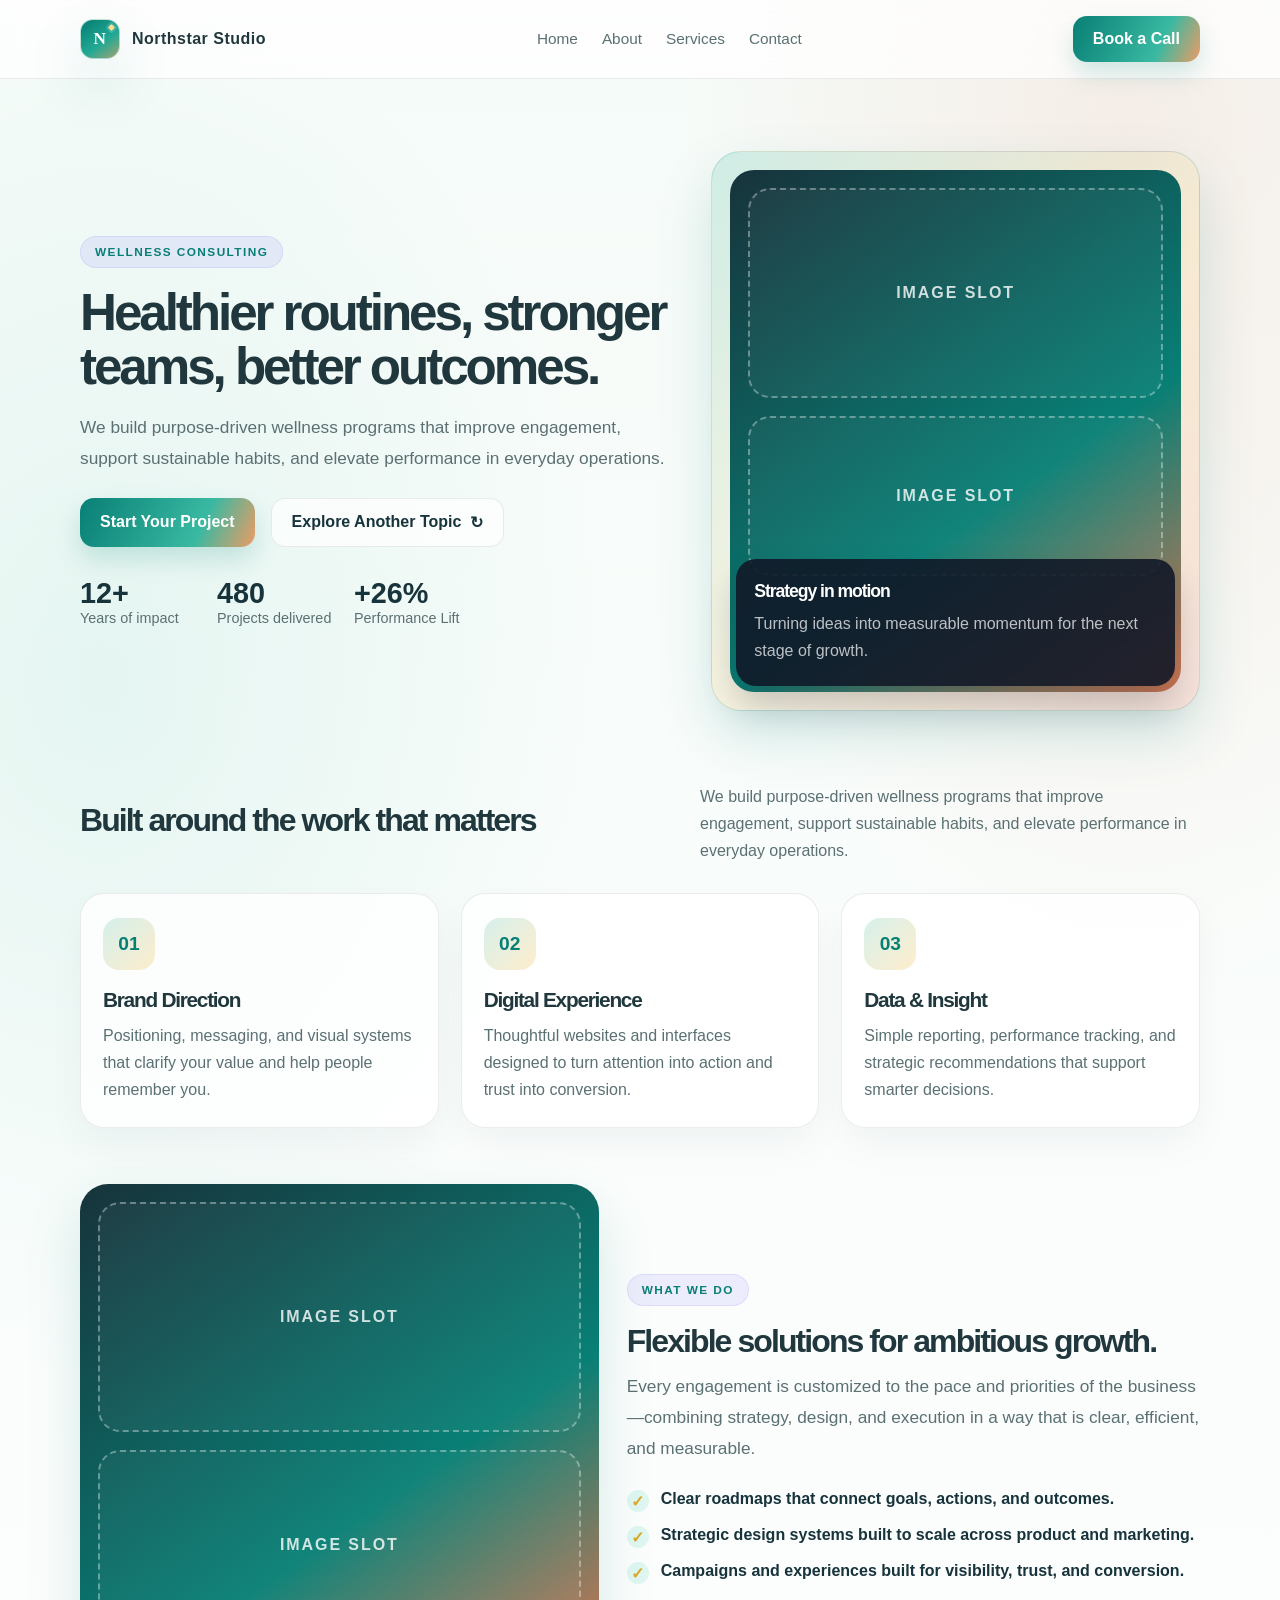
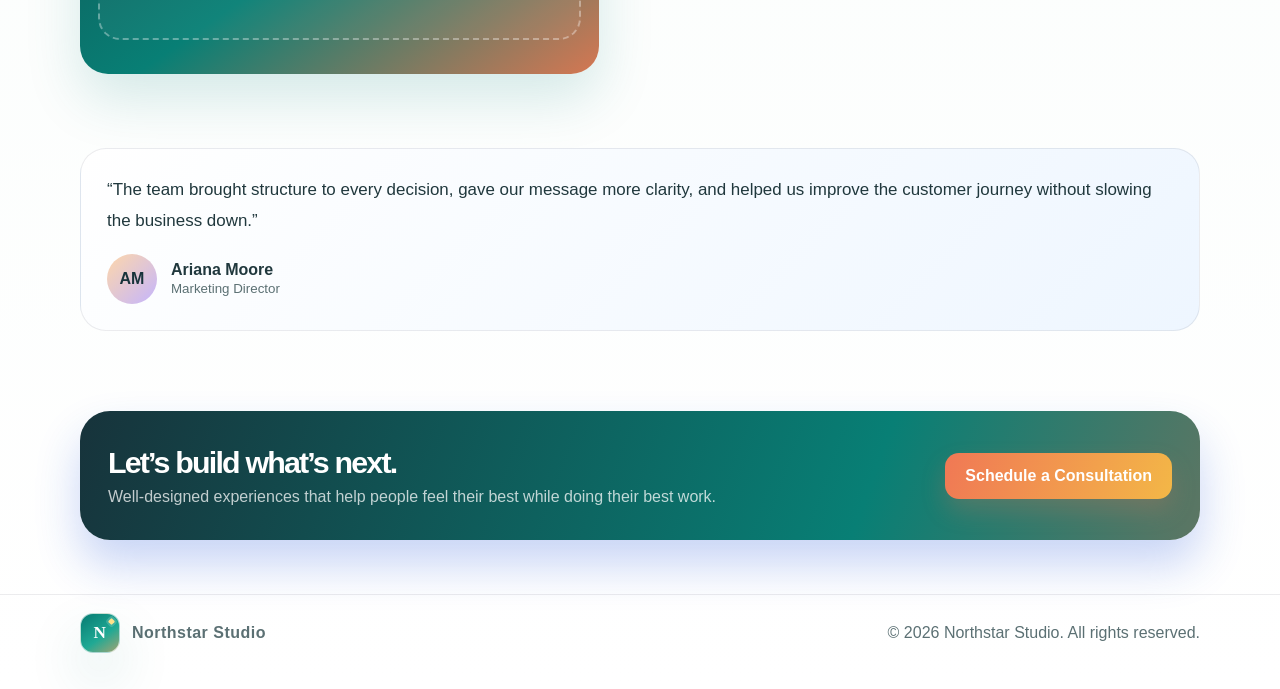
<file: index.html>
<!doctype html>
<html lang="en">
  <head>
    <meta charset="UTF-8" />
    <meta name="viewport" content="width=device-width, initial-scale=1.0" />
    <title>Northstar Studio</title>
    <link rel="stylesheet" href="styles.css" />
  </head>
  <body>
    <header class="topbar">
      <div class="container navbar">
        <a href="index.html" class="brand" aria-label="Northstar Studio home">
          <span class="brand-mark">N</span>
          <span>Northstar Studio</span>
        </a>
        <nav class="nav-links" aria-label="Main navigation">
          <a href="index.html">Home</a>
          <a href="about.html">About</a>
          <a href="services.html">Services</a>
          <a href="contact.html">Contact</a>
        </nav>
        <button
          class="menu-toggle"
          type="button"
          aria-label="Open navigation"
          aria-expanded="false"
          data-menu-toggle
        >
          <span></span><span></span><span></span>
        </button>
        <a class="nav-btn" href="contact.html">Book a Call</a>
      </div>
    </header>

    <main>
      <section class="hero">
        <div class="container hero-grid">
          <div class="reveal">
            <span class="eyebrow" id="page-badge">Digital Transformation</span>
            <h1 id="hero-title">Future-ready growth for ambitious teams.</h1>
            <p class="lead" id="hero-summary">
              We help businesses modernize operations, sharpen customer
              experience, and unlock smarter decision-making through strategic
              digital systems.
            </p>
            <div class="cta-row">
              <a class="primary-btn" href="contact.html">Start Your Project</a>
              <button class="secondary-btn" type="button" data-change-topic>
                Explore Another Topic <span aria-hidden="true">↻</span>
              </button>
            </div>
            <div class="mini-stats">
              <div>
                <div class="stat-number">12+</div>
                <div class="stat-label">Years of impact</div>
              </div>
              <div>
                <div class="stat-number">480</div>
                <div class="stat-label">Projects delivered</div>
              </div>
              <div>
                <div class="stat-number" id="mini-value">+38%</div>
                <div class="stat-label" id="mini-tag">Growth Focus</div>
              </div>
            </div>
          </div>

          <div class="visual-panel reveal">
            <div class="card-floating">
              <small id="mini-tag-secondary">Growth Focus</small>
              <strong id="mini-value-secondary">+38%</strong>
            </div>
            <div class="image-stack">
              <div class="image-slot">Image Slot</div>
              <div class="image-slot" style="margin-top: 18px; height: 160px">
                Image Slot
              </div>
            </div>
            <div class="floating-box">
              <h3>Strategy in motion</h3>
              <p>
                Turning ideas into measurable momentum for the next stage of
                growth.
              </p>
            </div>
          </div>
        </div>
      </section>

      <section class="section">
        <div class="container">
          <div class="section-head reveal">
            <h2>Built around the work that matters</h2>
            <p id="topic-summary">
              We create practical systems that keep teams aligned and customers
              engaged.
            </p>
          </div>

          <div class="card-grid reveal">
            <article class="feature-card">
              <div class="icon-box">01</div>
              <h3>Brand Direction</h3>
              <p>
                Positioning, messaging, and visual systems that clarify your
                value and help people remember you.
              </p>
            </article>
            <article class="feature-card">
              <div class="icon-box">02</div>
              <h3>Digital Experience</h3>
              <p>
                Thoughtful websites and interfaces designed to turn attention
                into action and trust into conversion.
              </p>
            </article>
            <article class="feature-card">
              <div class="icon-box">03</div>
              <h3>Data & Insight</h3>
              <p>
                Simple reporting, performance tracking, and strategic
                recommendations that support smarter decisions.
              </p>
            </article>
          </div>
        </div>
      </section>

      <section class="section">
        <div class="container feature-layout">
          <div class="feature-panel reveal">
            <div class="image-slot">Image Slot</div>
            <div class="image-slot" style="margin-top: 18px; height: 190px">
              Image Slot
            </div>
          </div>

          <div class="reveal">
            <span class="eyebrow">What we do</span>
            <h2 style="margin: 18px 0 12px">
              Flexible solutions for ambitious growth.
            </h2>
            <p class="lead">
              Every engagement is customized to the pace and priorities of the
              business—combining strategy, design, and execution in a way that
              is clear, efficient, and measurable.
            </p>
            <ul class="check-list">
              <li>Clear roadmaps that connect goals, actions, and outcomes.</li>
              <li>
                Strategic design systems built to scale across product and
                marketing.
              </li>
              <li>
                Campaigns and experiences built for visibility, trust, and
                conversion.
              </li>
            </ul>
          </div>
        </div>
      </section>

      <section class="section">
        <div class="container">
          <div class="quote-box reveal">
            <p>
              “The team brought structure to every decision, gave our message
              more clarity, and helped us improve the customer journey without
              slowing the business down.”
            </p>
            <div class="person">
              <div class="avatar">AM</div>
              <div>
                <strong>Ariana Moore</strong><br />
                <small>Marketing Director</small>
              </div>
            </div>
          </div>
        </div>
      </section>

      <section class="container">
        <div class="banner reveal">
          <div>
            <h3>Let’s build what’s next.</h3>
            <p id="banner-copy">
              Strategy, design, and execution for the next phase of your growth.
            </p>
          </div>
          <button class="primary-btn">Schedule a Consultation</button>
        </div>
      </section>
    </main>

    <footer class="footer">
      <div class="container footer-row">
        <div class="brand">
          <span class="brand-mark">N</span>
          <span>Northstar Studio</span>
        </div>
        <div>
          © <span id="year"></span> Northstar Studio. All rights reserved.
        </div>
      </div>
    </footer>

    <script src="script.js"></script>
  </body>
</html>
</file>
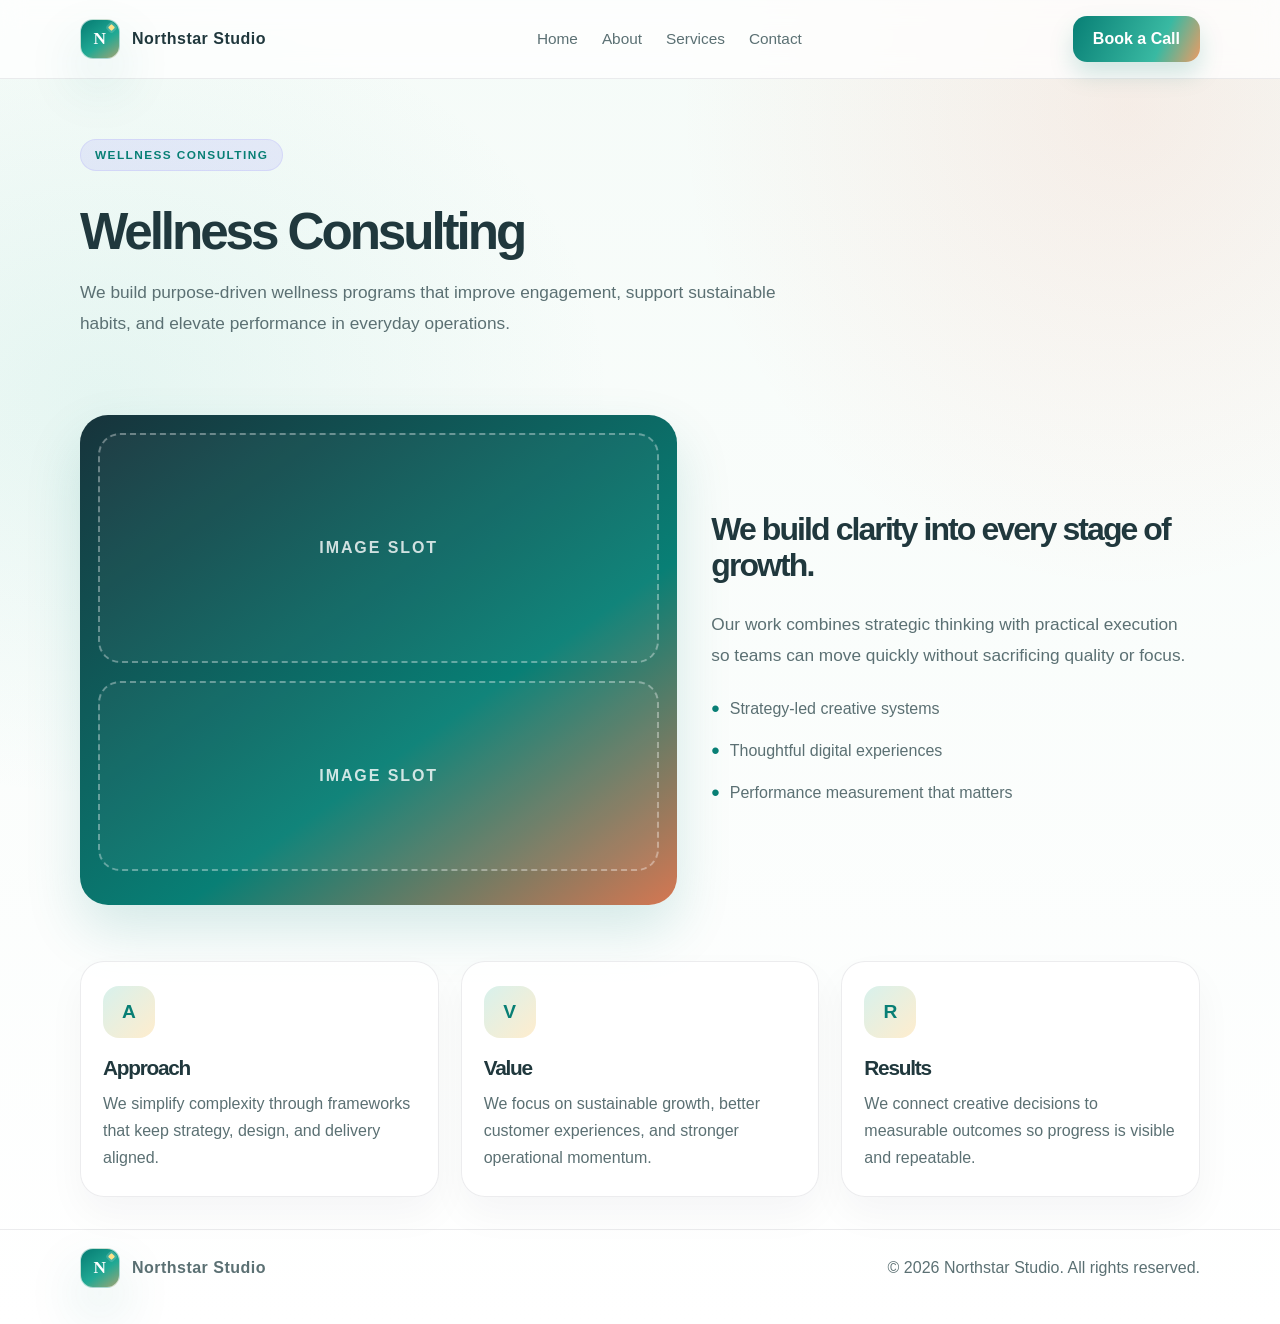
<file: about.html>
<!doctype html>
<html lang="en">
  <head>
    <meta charset="UTF-8" />
    <meta name="viewport" content="width=device-width, initial-scale=1.0" />
    <title>About | Northstar Studio</title>
    <link rel="stylesheet" href="styles.css" />
  </head>
  <body>
    <header class="topbar">
      <div class="container navbar">
        <a href="index.html" class="brand">
          <span class="brand-mark">N</span>
          <span>Northstar Studio</span>
        </a>
        <nav class="nav-links" aria-label="Main navigation">
          <a href="index.html">Home</a>
          <a href="about.html">About</a>
          <a href="services.html">Services</a>
          <a href="contact.html">Contact</a>
        </nav>
        <button
          class="menu-toggle"
          type="button"
          aria-label="Open navigation"
          aria-expanded="false"
          data-menu-toggle
        >
          <span></span><span></span><span></span>
        </button>
        <a class="nav-btn" href="contact.html">Book a Call</a>
      </div>
    </header>

    <main>
      <section class="page-hero">
        <div class="container reveal">
          <span class="eyebrow" id="page-badge">About Us</span>
          <h1 id="page-title">Digital Transformation</h1>
          <p class="lead" id="page-lead">
            We help businesses modernize operations, sharpen customer
            experience, and unlock smarter decision-making through strategic
            digital systems.
          </p>
        </div>
      </section>

      <section class="section">
        <div class="container about-grid">
          <div class="feature-panel reveal">
            <div class="image-slot">Image Slot</div>
            <div class="image-slot" style="margin-top: 18px; height: 190px">
              Image Slot
            </div>
          </div>

          <div class="reveal">
            <h2>We build clarity into every stage of growth.</h2>
            <p class="lead">
              Our work combines strategic thinking with practical execution so
              teams can move quickly without sacrificing quality or focus.
            </p>
            <ul class="meta-list">
              <li>Strategy-led creative systems</li>
              <li>Thoughtful digital experiences</li>
              <li>Performance measurement that matters</li>
            </ul>
          </div>
        </div>
      </section>

      <section class="section">
        <div class="container">
          <div class="card-grid reveal">
            <article class="info-card">
              <div class="icon-box">A</div>
              <h3>Approach</h3>
              <p>
                We simplify complexity through frameworks that keep strategy,
                design, and delivery aligned.
              </p>
            </article>
            <article class="info-card">
              <div class="icon-box">V</div>
              <h3>Value</h3>
              <p>
                We focus on sustainable growth, better customer experiences, and
                stronger operational momentum.
              </p>
            </article>
            <article class="info-card">
              <div class="icon-box">R</div>
              <h3>Results</h3>
              <p>
                We connect creative decisions to measurable outcomes so progress
                is visible and repeatable.
              </p>
            </article>
          </div>
        </div>
      </section>
    </main>

    <footer class="footer">
      <div class="container footer-row">
        <div class="brand">
          <span class="brand-mark">N</span>
          <span>Northstar Studio</span>
        </div>
        <div>
          © <span id="year"></span> Northstar Studio. All rights reserved.
        </div>
      </div>
    </footer>

    <script src="script.js"></script>
  </body>
</html>
</file>
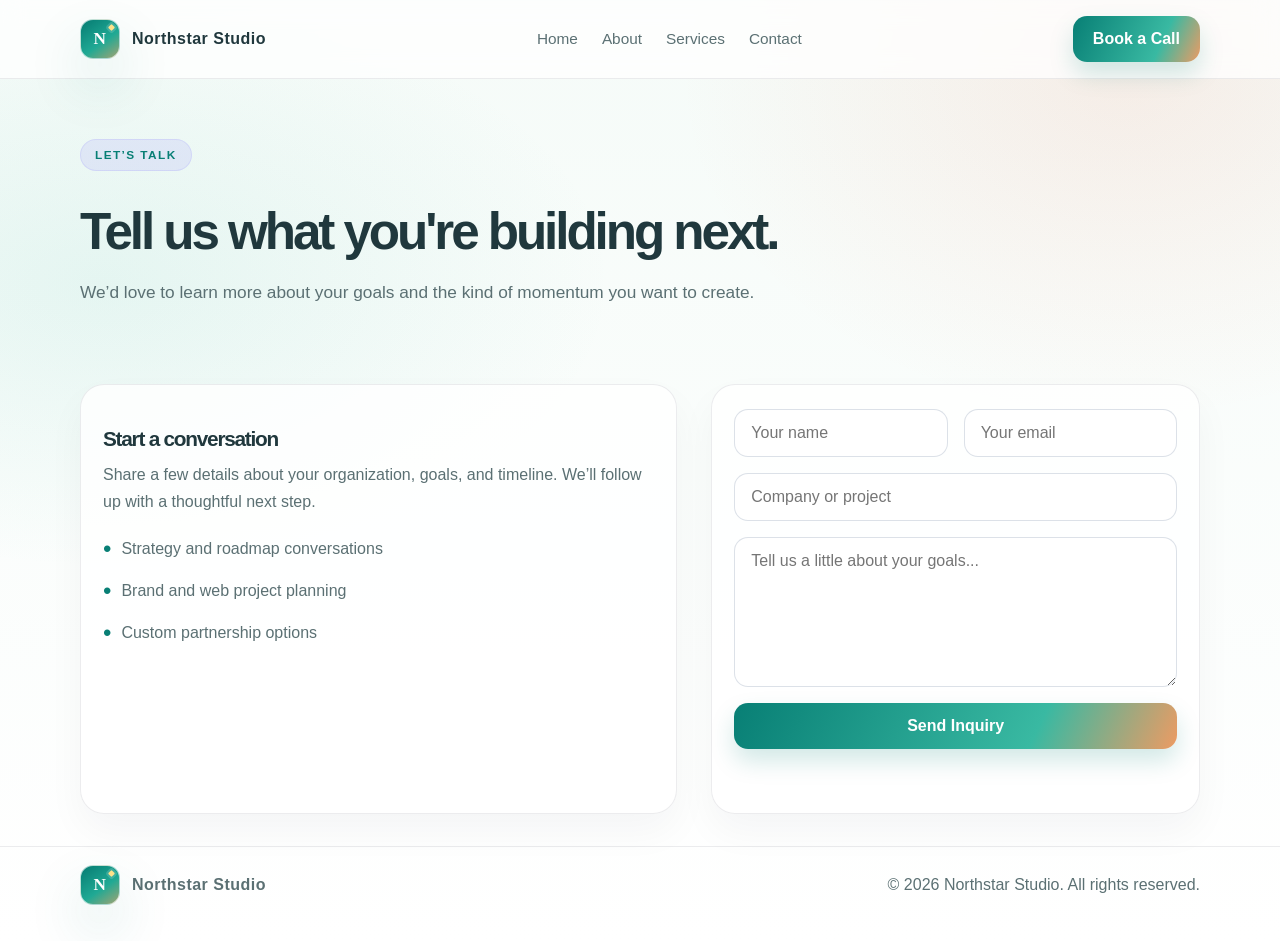
<file: contact.html>
<!doctype html>
<html lang="en">
  <head>
    <meta charset="UTF-8" />
    <meta name="viewport" content="width=device-width, initial-scale=1.0" />
    <title>Contact | Northstar Studio</title>
    <link rel="stylesheet" href="styles.css" />
  </head>
  <body>
    <header class="topbar">
      <div class="container navbar">
        <a href="index.html" class="brand">
          <span class="brand-mark">N</span>
          <span>Northstar Studio</span>
        </a>
        <nav class="nav-links" aria-label="Main navigation">
          <a href="index.html">Home</a>
          <a href="about.html">About</a>
          <a href="services.html">Services</a>
          <a href="contact.html">Contact</a>
        </nav>
        <button
          class="menu-toggle"
          type="button"
          aria-label="Open navigation"
          aria-expanded="false"
          data-menu-toggle
        >
          <span></span><span></span><span></span>
        </button>
        <a class="nav-btn" href="contact.html">Book a Call</a>
      </div>
    </header>

    <main>
      <section class="page-hero">
        <div class="container reveal">
          <span class="eyebrow">Let’s Talk</span>
          <h1>Tell us what you're building next.</h1>
          <p class="lead">
            We’d love to learn more about your goals and the kind of momentum
            you want to create.
          </p>
        </div>
      </section>

      <section class="section">
        <div class="container contact-grid">
          <div class="contact-card reveal">
            <h3>Start a conversation</h3>
            <p class="contact-copy">
              Share a few details about your organization, goals, and timeline.
              We’ll follow up with a thoughtful next step.
            </p>
            <ul class="meta-list">
              <li>Strategy and roadmap conversations</li>
              <li>Brand and web project planning</li>
              <li>Custom partnership options</li>
            </ul>
          </div>

          <div class="form-card reveal">
            <form data-contact-form>
              <div class="input-row">
                <input
                  type="text"
                  placeholder="Your name"
                  aria-label="Your name"
                  required
                />
                <input
                  type="email"
                  placeholder="Your email"
                  aria-label="Your email"
                  required
                />
              </div>
              <input
                type="text"
                placeholder="Company or project"
                aria-label="Company or project"
              />
              <textarea
                placeholder="Tell us a little about your goals..."
                aria-label="Project details"
                required
              ></textarea>
              <button class="submit-btn" type="submit">Send Inquiry</button>
              <p
                class="form-status"
                role="status"
                aria-live="polite"
                data-form-status
              ></p>
            </form>
          </div>
        </div>
      </section>
    </main>

    <footer class="footer">
      <div class="container footer-row">
        <div class="brand">
          <span class="brand-mark">N</span>
          <span>Northstar Studio</span>
        </div>
        <div>
          © <span id="year"></span> Northstar Studio. All rights reserved.
        </div>
      </div>
    </footer>

    <script src="script.js"></script>
  </body>
</html>
</file>
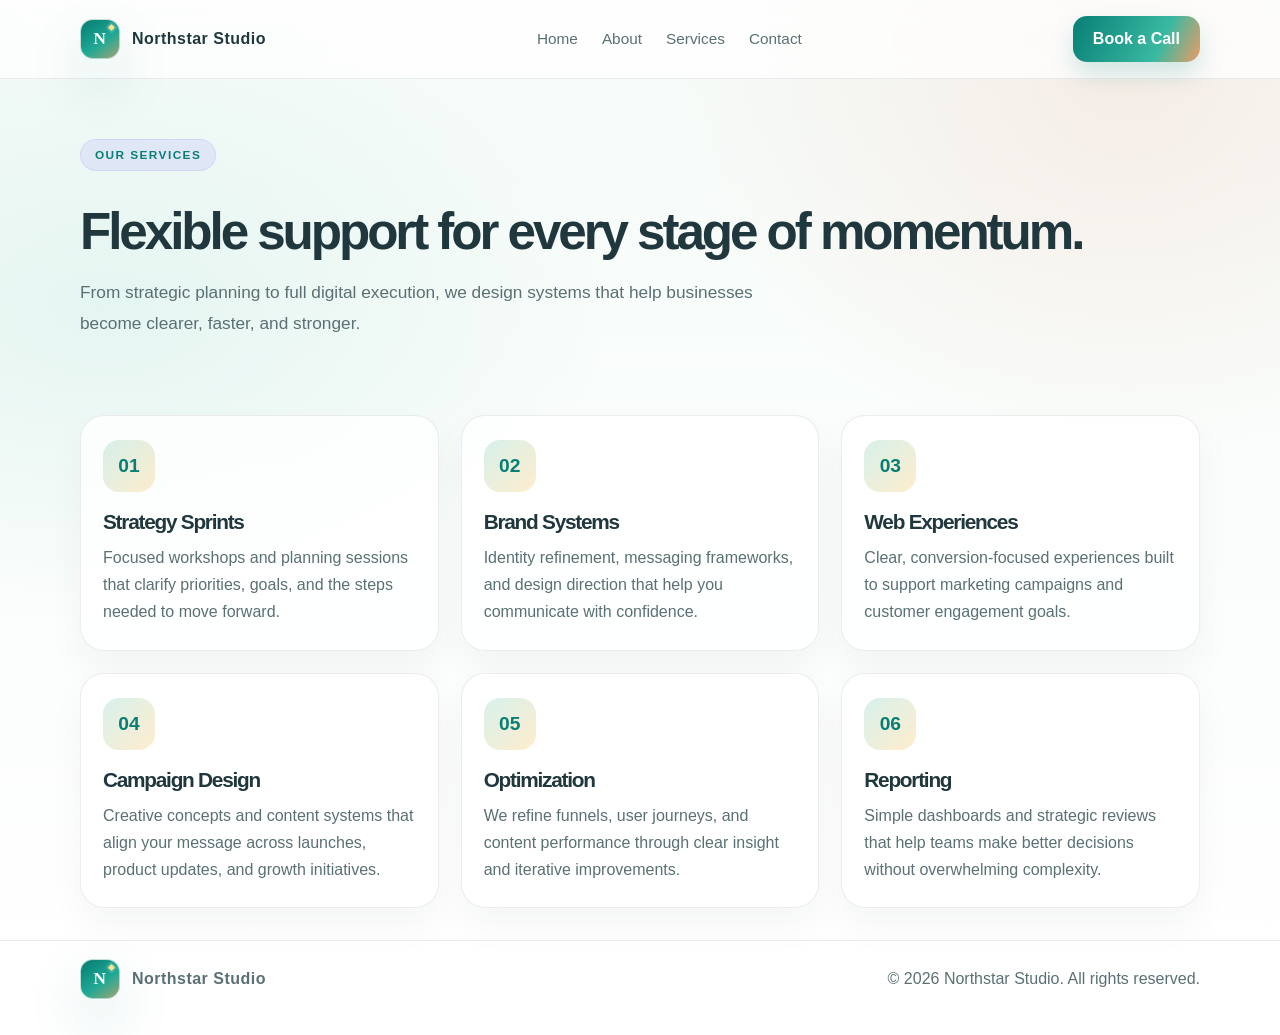
<file: services.html>
<!doctype html>
<html lang="en">
  <head>
    <meta charset="UTF-8" />
    <meta name="viewport" content="width=device-width, initial-scale=1.0" />
    <title>Services | Northstar Studio</title>
    <link rel="stylesheet" href="styles.css" />
  </head>
  <body>
    <header class="topbar">
      <div class="container navbar">
        <a href="index.html" class="brand">
          <span class="brand-mark">N</span>
          <span>Northstar Studio</span>
        </a>
        <nav class="nav-links" aria-label="Main navigation">
          <a href="index.html">Home</a>
          <a href="about.html">About</a>
          <a href="services.html">Services</a>
          <a href="contact.html">Contact</a>
        </nav>
        <button
          class="menu-toggle"
          type="button"
          aria-label="Open navigation"
          aria-expanded="false"
          data-menu-toggle
        >
          <span></span><span></span><span></span>
        </button>
        <a class="nav-btn" href="contact.html">Book a Call</a>
      </div>
    </header>

    <main>
      <section class="page-hero">
        <div class="container reveal">
          <span class="eyebrow">Our Services</span>
          <h1>Flexible support for every stage of momentum.</h1>
          <p class="lead">
            From strategic planning to full digital execution, we design systems
            that help businesses become clearer, faster, and stronger.
          </p>
        </div>
      </section>

      <section class="section">
        <div class="container page-grid reveal">
          <article class="service-item">
            <div class="icon-box">01</div>
            <h3>Strategy Sprints</h3>
            <p>
              Focused workshops and planning sessions that clarify priorities,
              goals, and the steps needed to move forward.
            </p>
          </article>
          <article class="service-item">
            <div class="icon-box">02</div>
            <h3>Brand Systems</h3>
            <p>
              Identity refinement, messaging frameworks, and design direction
              that help you communicate with confidence.
            </p>
          </article>
          <article class="service-item">
            <div class="icon-box">03</div>
            <h3>Web Experiences</h3>
            <p>
              Clear, conversion-focused experiences built to support marketing
              campaigns and customer engagement goals.
            </p>
          </article>
          <article class="service-item">
            <div class="icon-box">04</div>
            <h3>Campaign Design</h3>
            <p>
              Creative concepts and content systems that align your message
              across launches, product updates, and growth initiatives.
            </p>
          </article>
          <article class="service-item">
            <div class="icon-box">05</div>
            <h3>Optimization</h3>
            <p>
              We refine funnels, user journeys, and content performance through
              clear insight and iterative improvements.
            </p>
          </article>
          <article class="service-item">
            <div class="icon-box">06</div>
            <h3>Reporting</h3>
            <p>
              Simple dashboards and strategic reviews that help teams make
              better decisions without overwhelming complexity.
            </p>
          </article>
        </div>
      </section>
    </main>

    <footer class="footer">
      <div class="container footer-row">
        <div class="brand">
          <span class="brand-mark">N</span>
          <span>Northstar Studio</span>
        </div>
        <div>
          © <span id="year"></span> Northstar Studio. All rights reserved.
        </div>
      </div>
    </footer>

    <script src="script.js"></script>
  </body>
</html>
</file>
<file: styles.css>
:root {
  --bg: #f5fbf8;
  --bg-strong: #e8f6f1;
  --card: rgba(255, 255, 255, 0.8);
  --primary: #087f75;
  --primary-2: #39b9a2;
  --secondary: #f07855;
  --accent: #d7a928;
  --navy: #17333b;
  --text: #20383d;
  --muted: #5b7073;
  --line: rgba(17, 24, 39, 0.08);
  --shadow: 0 25px 55px rgba(8, 127, 117, 0.16);
}

* {
  box-sizing: border-box;
}

html {
  scroll-behavior: smooth;
}

body {
  margin: 0;
  font-family: "Segoe UI", Tahoma, Geneva, Verdana, sans-serif;
  background:
    radial-gradient(
      ellipse at 88% 8%,
      rgba(240, 120, 85, 0.11),
      transparent 28rem
    ),
    radial-gradient(
      ellipse at 8% 30%,
      rgba(57, 185, 162, 0.1),
      transparent 32rem
    ),
    linear-gradient(180deg, var(--bg) 0%, #ffffff 100%);
  color: var(--text);
}

img {
  max-width: 100%;
  display: block;
}

a {
  color: inherit;
  text-decoration: none;
}

button,
input,
textarea {
  font: inherit;
}

.container {
  width: min(1120px, calc(100% - 32px));
  margin: 0 auto;
}

.topbar {
  position: sticky;
  top: 0;
  z-index: 50;
  backdrop-filter: blur(12px);
  background: rgba(255, 255, 255, 0.75);
  border-bottom: 1px solid var(--line);
}

.navbar {
  display: flex;
  align-items: center;
  justify-content: space-between;
  min-height: 78px;
  gap: 20px;
}

.brand {
  display: inline-flex;
  align-items: center;
  gap: 12px;
  font-weight: 800;
  letter-spacing: 0.03em;
}

.brand-mark {
  position: relative;
  width: 40px;
  height: 40px;
  border: 1px solid rgba(255, 255, 255, 0.65);
  border-radius: 13px;
  background: linear-gradient(145deg, #087f75 5%, #20a994 58%, #f1a05f 125%);
  display: grid;
  place-items: center;
  color: white;
  font-family: Georgia, "Times New Roman", serif;
  font-size: 1.08rem;
  font-weight: 700;
  box-shadow: var(--shadow);
  isolation: isolate;
}

.brand-mark::after {
  content: "";
  position: absolute;
  top: 5px;
  right: 5px;
  width: 5px;
  height: 5px;
  border-radius: 1px;
  background: #ffe28a;
  transform: rotate(45deg);
  box-shadow: 0 0 0 2px rgba(255, 255, 255, 0.16);
}

.nav-links {
  display: flex;
  align-items: center;
  gap: 24px;
  color: var(--muted);
  font-size: 0.96rem;
}

.nav-links a {
  position: relative;
  transition: 0.2s ease;
}

.nav-links a::after {
  content: "";
  position: absolute;
  left: 0;
  bottom: -8px;
  width: 0;
  height: 2px;
  background: linear-gradient(90deg, var(--primary), var(--secondary));
  transition: width 0.25s ease;
}

.nav-links a:hover {
  color: var(--navy);
}

.nav-links a:hover::after {
  width: 100%;
}

.menu-toggle {
  display: none;
}

.nav-btn,
.primary-btn,
.secondary-btn,
.submit-btn {
  border: none;
  border-radius: 14px;
  padding: 14px 20px;
  font-weight: 700;
  cursor: pointer;
  transition:
    transform 0.2s ease,
    box-shadow 0.2s ease;
  display: inline-flex;
  align-items: center;
  justify-content: center;
  gap: 9px;
}

.nav-btn,
.primary-btn,
.submit-btn {
  background: linear-gradient(135deg, var(--primary), var(--primary-2));
  color: white;
  box-shadow: 0 16px 28px rgba(109, 94, 252, 0.22);
}

.secondary-btn {
  background: rgba(255, 255, 255, 0.7);
  border: 1px solid var(--line);
  color: var(--navy);
}

.nav-btn:hover,
.primary-btn:hover,
.secondary-btn:hover,
.submit-btn:hover {
  transform: translateY(-2px);
}

.hero {
  padding: 72px 0 48px;
}

.hero-grid,
.feature-grid,
.about-grid,
.contact-grid {
  display: grid;
  grid-template-columns: 1.1fr 0.9fr;
  gap: 34px;
  align-items: center;
}

.eyebrow {
  display: inline-flex;
  align-items: center;
  gap: 8px;
  padding: 8px 14px;
  border-radius: 999px;
  background: rgba(109, 94, 252, 0.1);
  border: 1px solid rgba(109, 94, 252, 0.12);
  color: var(--primary);
  font-size: 0.74rem;
  font-weight: 800;
  letter-spacing: 0.12em;
  text-transform: uppercase;
}

h1,
h2,
h3 {
  margin-top: 0;
  letter-spacing: -0.06em;
}

h1 {
  margin: 18px 0 18px;
  font-size: clamp(2.7rem, 4vw, 4.6rem);
  line-height: 1.05;
}

h2 {
  font-size: clamp(2rem, 2.3vw, 3rem);
  line-height: 1.1;
}

.lead {
  font-size: 1.08rem;
  line-height: 1.8;
  color: var(--muted);
  margin: 0 0 24px;
}

.cta-row {
  display: flex;
  flex-wrap: wrap;
  gap: 16px;
  margin-bottom: 30px;
}

.mini-stats {
  display: flex;
  gap: 22px;
  flex-wrap: wrap;
}

.mini-stats div {
  min-width: 115px;
}

.stat-number {
  font-size: 1.8rem;
  font-weight: 800;
  color: var(--navy);
}

.stat-label {
  color: var(--muted);
  font-size: 0.9rem;
}

.visual-panel {
  position: relative;
  min-height: 560px;
  padding: 18px;
  border-radius: 30px;
  background: linear-gradient(
    135deg,
    rgba(109, 94, 252, 0.1),
    rgba(62, 198, 255, 0.12),
    rgba(255, 122, 89, 0.08)
  );
  border: 1px solid rgba(109, 94, 252, 0.12);
  box-shadow: var(--shadow);
}

.image-stack {
  position: absolute;
  inset: 18px;
  border-radius: 24px;
  background: linear-gradient(
    160deg,
    rgba(17, 24, 39, 0.9),
    rgba(109, 94, 252, 0.78)
  );
  overflow: hidden;
  padding: 18px;
}

.image-slot {
  width: 100%;
  height: 210px;
  display: grid;
  place-items: center;
  border: 2px dashed rgba(255, 255, 255, 0.35);
  border-radius: 22px;
  color: rgba(255, 255, 255, 0.8);
  background: rgba(255, 255, 255, 0.04);
  font-weight: 800;
  letter-spacing: 0.12em;
  text-transform: uppercase;
}

.card-floating {
  position: absolute;
  right: 34px;
  top: 30px;
  background: rgba(255, 255, 255, 0.9);
  backdrop-filter: blur(8px);
  border: 1px solid rgba(17, 24, 39, 0.06);
  border-radius: 18px;
  padding: 14px 16px;
  box-shadow: 0 18px 28px rgba(15, 23, 42, 0.12);
}

.card-floating small {
  color: var(--muted);
}

.card-floating strong {
  display: block;
  margin-top: 4px;
  font-size: 1.5rem;
}

.floating-box {
  position: absolute;
  left: 24px;
  right: 24px;
  bottom: 24px;
  border-radius: 20px;
  background: rgba(17, 24, 39, 0.9);
  color: white;
  padding: 22px 18px;
  box-shadow: 0 20px 35px rgba(15, 23, 42, 0.22);
}

.floating-box h3 {
  margin: 0 0 8px;
  font-size: 1.1rem;
}

.floating-box p {
  margin: 0;
  color: rgba(255, 255, 255, 0.72);
  line-height: 1.7;
}

.section {
  padding: 24px 0 32px;
}

.section-head {
  display: flex;
  justify-content: space-between;
  align-items: end;
  gap: 16px;
  margin-bottom: 28px;
}

.section-head p {
  margin: 0;
  color: var(--muted);
  line-height: 1.7;
  max-width: 500px;
}

.card-grid {
  display: grid;
  grid-template-columns: repeat(3, minmax(0, 1fr));
  gap: 22px;
}

.feature-card,
.info-card,
.service-item,
.stat-card,
.contact-card,
.form-card {
  background: rgba(255, 255, 255, 0.8);
  border: 1px solid var(--line);
  border-radius: 24px;
  padding: 24px 22px;
  box-shadow: 0 18px 38px rgba(17, 24, 39, 0.04);
}

.icon-box {
  display: grid;
  place-items: center;
  width: 52px;
  height: 52px;
  border-radius: 16px;
  background: linear-gradient(
    135deg,
    rgba(109, 94, 252, 0.14),
    rgba(62, 198, 255, 0.16)
  );
  color: var(--primary);
  font-size: 1.2rem;
  font-weight: 800;
}

.feature-card h3,
.info-card h3,
.service-item h3,
.contact-card h3 {
  margin: 18px 0 10px;
  font-size: 1.3rem;
}

.feature-card p,
.info-card p,
.service-item p,
.contact-card p,
.contact-copy,
.list {
  margin: 0;
  color: var(--muted);
  line-height: 1.7;
}

.feature-layout {
  display: grid;
  grid-template-columns: 0.95fr 1.05fr;
  gap: 28px;
  align-items: center;
}

.feature-panel {
  padding: 18px;
  background: linear-gradient(
    135deg,
    rgba(17, 24, 39, 0.96),
    rgba(109, 94, 252, 0.84)
  );
  border-radius: 28px;
  box-shadow: var(--shadow);
}

.feature-panel .image-slot {
  height: 230px;
  margin-bottom: 16px;
}

.check-list {
  list-style: none;
  margin: 26px 0 0;
  padding: 0;
  display: grid;
  gap: 14px;
}

.check-list li {
  display: flex;
  align-items: flex-start;
  gap: 12px;
  color: var(--navy);
  font-weight: 600;
}

.check-list li::before {
  content: "✓";
  flex-shrink: 0;
  width: 22px;
  height: 22px;
  border-radius: 50%;
  background: rgba(28, 200, 161, 0.12);
  color: var(--accent);
  display: grid;
  place-items: center;
  font-weight: 800;
}

.quote-box {
  margin-top: 18px;
  background: linear-gradient(135deg, #fff, #eef6ff);
  border: 1px solid var(--line);
  border-radius: 26px;
  padding: 26px;
}

.quote-box p {
  margin: 0 0 18px;
  font-size: 1.06rem;
  line-height: 1.8;
  color: var(--text);
}

.person {
  display: flex;
  align-items: center;
  gap: 14px;
}

.avatar {
  width: 50px;
  height: 50px;
  border-radius: 50%;
  display: grid;
  place-items: center;
  font-weight: 800;
  background: linear-gradient(135deg, #fed7aa, #c4b5fd);
  color: var(--navy);
}

.person small {
  color: var(--muted);
}

.banner {
  margin: 48px auto 54px;
  background: linear-gradient(135deg, var(--navy), #1d4ed8);
  color: white;
  border-radius: 30px;
  padding: 34px 28px;
  display: flex;
  align-items: center;
  justify-content: space-between;
  gap: 18px;
  box-shadow: 0 25px 45px rgba(29, 78, 216, 0.24);
}

.banner h3 {
  margin: 0 0 8px;
  font-size: clamp(1.9rem, 2vw, 2.6rem);
}

.banner p {
  margin: 0;
  color: rgba(255, 255, 255, 0.74);
}

.page-hero {
  padding: 60px 0 28px;
}

.page-hero .eyebrow {
  margin-bottom: 16px;
}

.page-hero .lead {
  max-width: 700px;
}

.page-grid {
  display: grid;
  grid-template-columns: repeat(3, minmax(0, 1fr));
  gap: 22px;
}

.service-item {
  min-height: 220px;
}

.meta-list {
  list-style: none;
  margin: 20px 0 0;
  padding: 0;
  display: grid;
  gap: 14px;
}

.meta-list li {
  display: flex;
  align-items: center;
  gap: 10px;
  color: var(--muted);
}

.meta-list li::before {
  content: "•";
  color: var(--primary);
  font-size: 1.5rem;
}

.contact-grid {
  align-items: start;
}

.contact-card,
.form-card {
  min-height: 100%;
}

.form-card form {
  display: grid;
  gap: 16px;
}

.input-row {
  display: grid;
  gap: 16px;
  grid-template-columns: repeat(2, minmax(0, 1fr));
}

input,
textarea {
  width: 100%;
  border: 1px solid rgba(148, 163, 184, 0.32);
  border-radius: 14px;
  padding: 14px 16px;
  background: rgba(255, 255, 255, 0.85);
  color: var(--text);
}

textarea {
  min-height: 150px;
  resize: vertical;
}

.footer {
  border-top: 1px solid var(--line);
  padding: 18px 0 36px;
  color: var(--muted);
}

.footer-row {
  display: flex;
  justify-content: space-between;
  align-items: center;
  flex-wrap: wrap;
  gap: 12px;
}

.reveal {
  opacity: 0;
  transform: translateY(28px);
  transition:
    opacity 0.7s ease,
    transform 0.7s ease;
}

.reveal.in-view {
  opacity: 1;
  transform: translateY(0);
}

@media (max-width: 900px) {
  .hero-grid,
  .feature-grid,
  .about-grid,
  .feature-layout,
  .contact-grid,
  .card-grid,
  .page-grid,
  .input-row {
    grid-template-columns: 1fr;
  }

  .banner {
    flex-direction: column;
    align-items: flex-start;
  }
}

.navbar {
  position: relative;
}

.nav-btn,
.primary-btn,
.submit-btn {
  background: linear-gradient(
    115deg,
    var(--primary),
    var(--primary-2) 68%,
    #ed9b63
  );
  box-shadow: 0 12px 25px rgba(8, 127, 117, 0.18);
}

.nav-links a::after {
  background: linear-gradient(
    90deg,
    var(--primary),
    var(--secondary),
    var(--accent)
  );
}

.visual-panel {
  background: linear-gradient(
    135deg,
    rgba(57, 185, 162, 0.2),
    rgba(255, 213, 122, 0.2) 55%,
    rgba(240, 120, 85, 0.16)
  );
  border-color: rgba(8, 127, 117, 0.16);
}

.image-stack,
.feature-panel {
  background: linear-gradient(145deg, #17333b, #087f75 62%, #d67752);
}

.icon-box {
  background: linear-gradient(
    135deg,
    rgba(57, 185, 162, 0.2),
    rgba(255, 195, 91, 0.3)
  );
  color: #087f75;
}

.feature-card,
.info-card,
.service-item,
.contact-card,
.form-card {
  transition:
    transform 0.25s ease,
    box-shadow 0.25s ease,
    border-color 0.25s ease;
}

.feature-card:hover,
.info-card:hover,
.service-item:hover,
.contact-card:hover,
.form-card:hover {
  transform: translateY(-5px);
  border-color: rgba(8, 127, 117, 0.22);
  box-shadow: 0 22px 40px rgba(23, 51, 59, 0.1);
}

.banner {
  background: linear-gradient(110deg, #17333b 0%, #087f75 70%, #ce694b 140%);
}

.banner .primary-btn {
  background: linear-gradient(110deg, #f07855, #f3b747);
  box-shadow: 0 12px 25px rgba(240, 120, 85, 0.22);
}

.menu-toggle {
  width: 44px;
  height: 44px;
  padding: 11px;
  border: 1px solid var(--line);
  border-radius: 12px;
  background: white;
  color: var(--navy);
  cursor: pointer;
}

.menu-toggle span {
  display: block;
  width: 19px;
  height: 2px;
  margin: 4px auto;
  border-radius: 2px;
  background: currentColor;
  transition: transform 0.2s ease;
}

.menu-toggle[aria-expanded="true"] span:first-child {
  transform: translateY(6px) rotate(45deg);
}

.menu-toggle[aria-expanded="true"] span:nth-child(2) {
  opacity: 0;
}

.menu-toggle[aria-expanded="true"] span:last-child {
  transform: translateY(-6px) rotate(-45deg);
}

.form-status {
  min-height: 1.5em;
  margin: 0;
  color: var(--primary);
  font-weight: 600;
}

:focus-visible {
  outline: 3px solid rgba(240, 120, 85, 0.75);
  outline-offset: 3px;
}

@media (max-width: 900px) {
  .menu-toggle {
    display: block;
    order: 3;
  }

  .nav-links {
    position: absolute;
    top: calc(100% - 2px);
    left: 0;
    right: 0;
    display: none;
    align-items: stretch;
    gap: 0;
    padding: 8px;
    border: 1px solid var(--line);
    border-radius: 0 0 16px 16px;
    background: rgba(255, 255, 255, 0.98);
    box-shadow: 0 18px 30px rgba(23, 51, 59, 0.12);
  }

  .nav-links.is-open {
    display: flex;
    flex-direction: column;
  }

  .nav-links a {
    padding: 13px 12px;
  }

  .nav-links a::after {
    display: none;
  }

  .nav-btn {
    margin-left: auto;
    padding: 12px 14px;
  }
}

@media (max-width: 480px) {
  .brand {
    gap: 8px;
    font-size: 0.9rem;
  }

  .nav-btn {
    font-size: 0.82rem;
    padding: 11px 12px;
  }

  .cta-row > * {
    width: 100%;
  }
}

@media (prefers-reduced-motion: reduce) {
  html {
    scroll-behavior: auto;
  }

  *,
  *::before,
  *::after {
    animation-duration: 0.01ms !important;
    animation-iteration-count: 1 !important;
    transition-duration: 0.01ms !important;
  }

  .reveal {
    opacity: 1;
    transform: none;
  }
}
</file>
